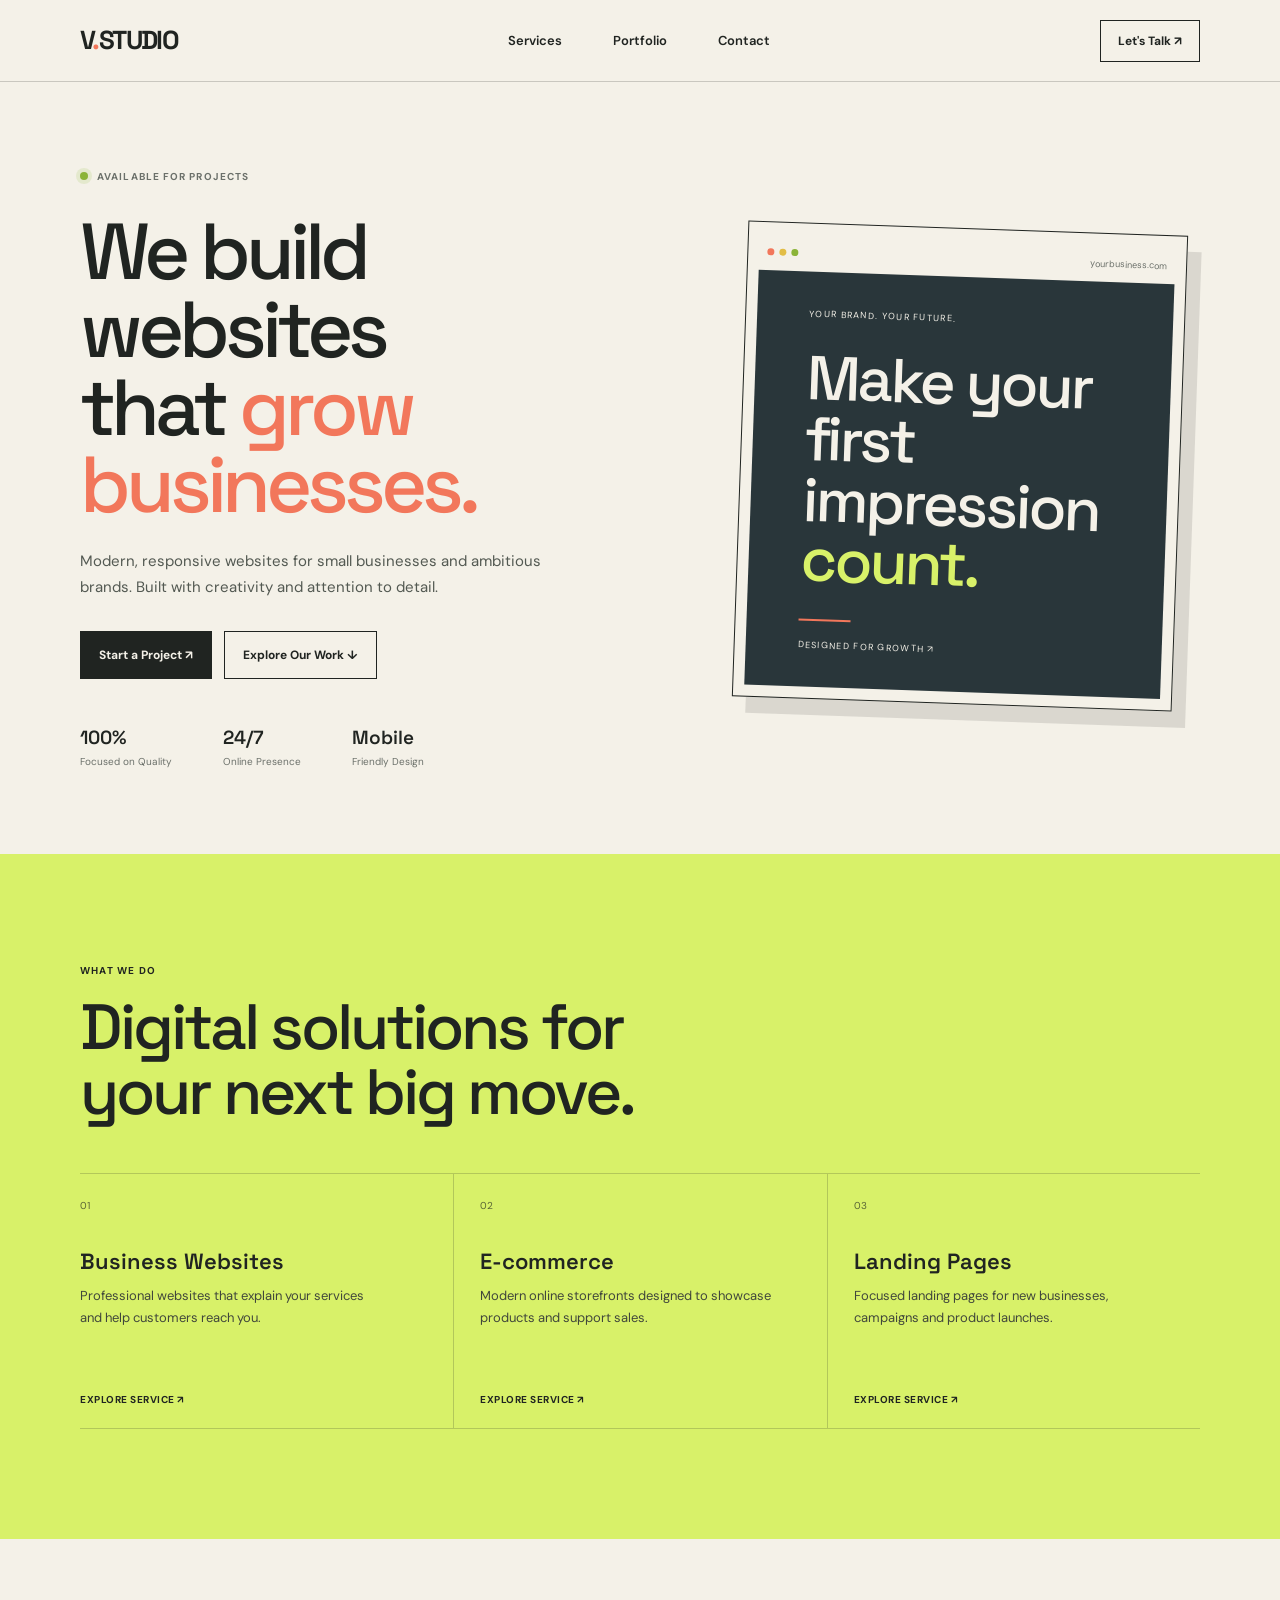
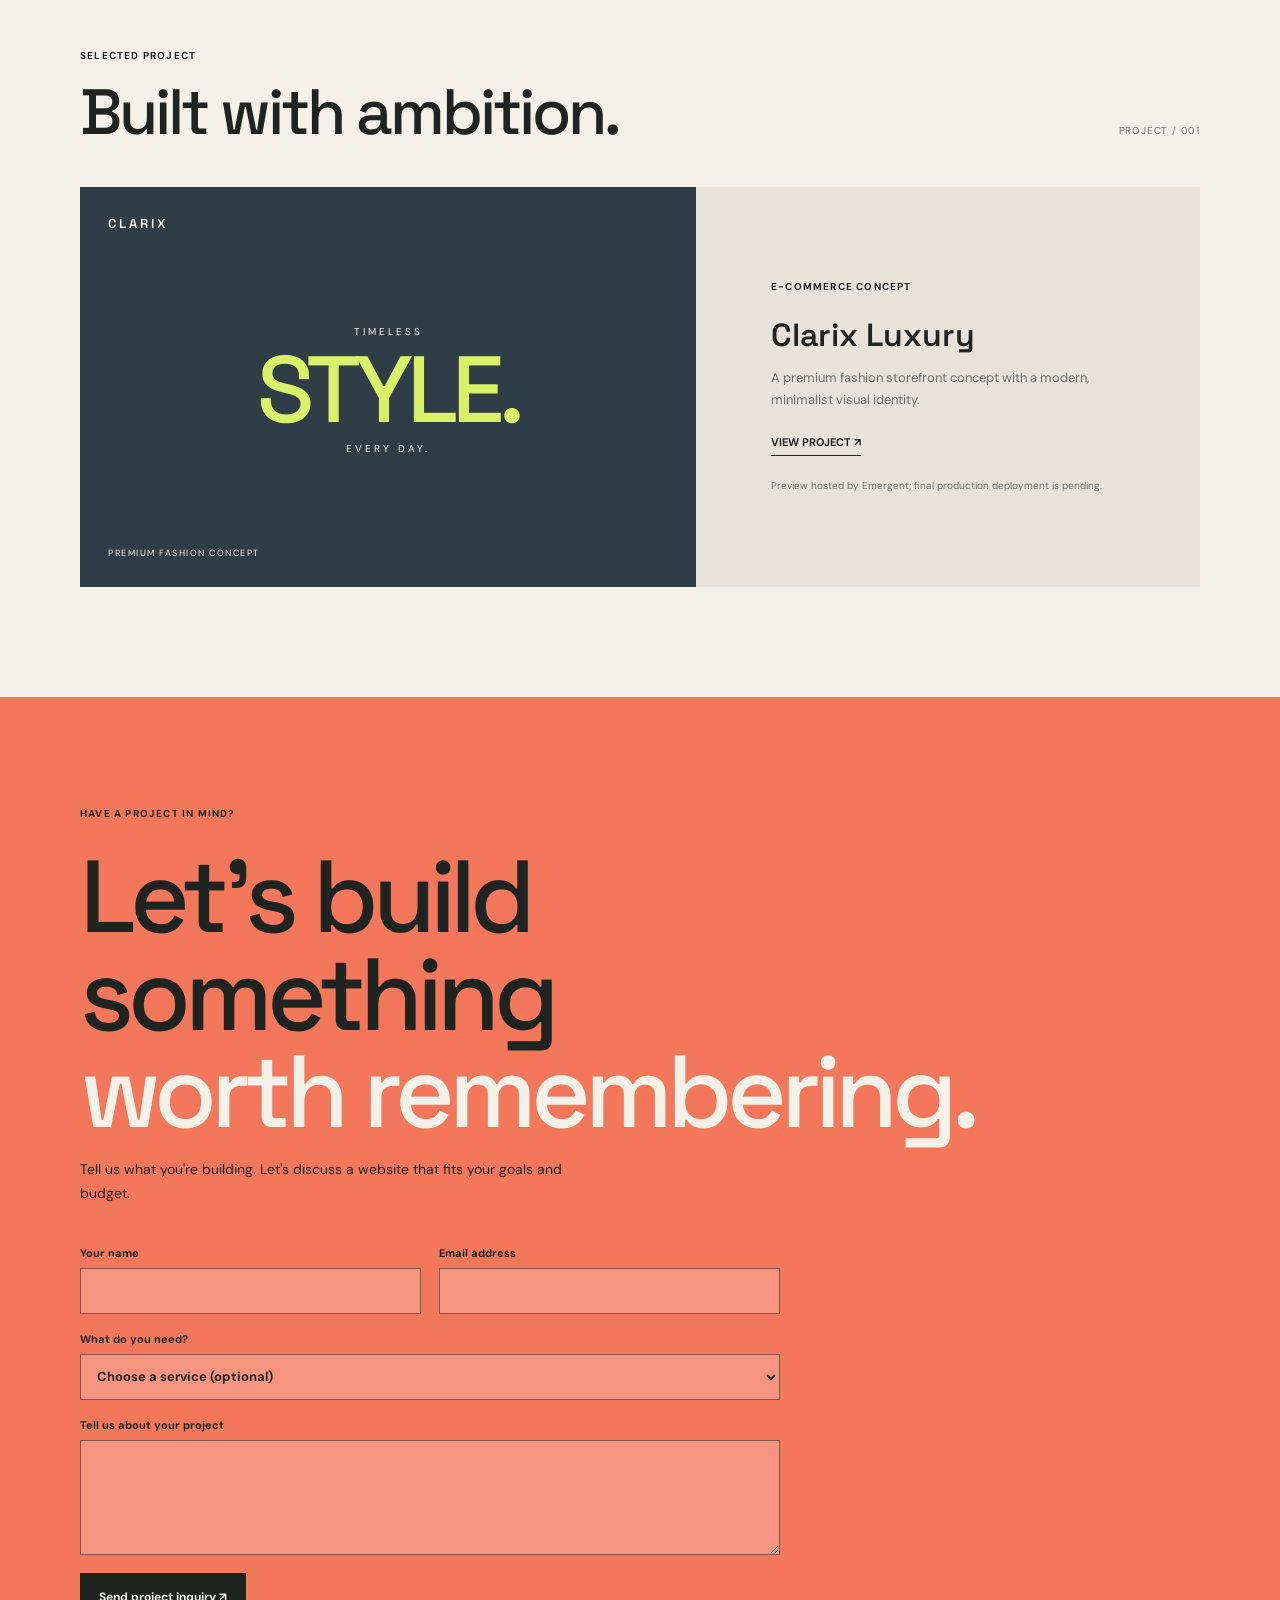
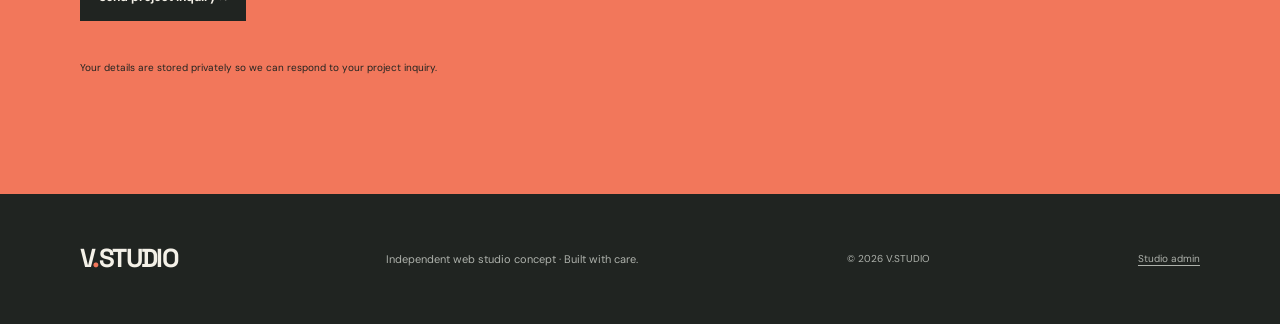
<file: index.html>
<!DOCTYPE html>

<html lang="en">
<head>
    <meta charset="UTF-8">
    <meta name="viewport" content="width=device-width, initial-scale=1.0">
    <meta name="description" content="Modern websites for small businesses, creators and growing brands.">
    <title>Vedant Web Studio | Websites That Grow Businesses</title>

<link rel="preconnect" href="https://fonts.googleapis.com">
<link rel="preconnect" href="https://fonts.gstatic.com" crossorigin>
<link href="https://fonts.googleapis.com/css2?family=DM+Sans:wght@400;500;600;700&family=Space+Grotesk:wght@400;500;600;700&display=swap" rel="stylesheet">
<link rel="stylesheet" href="style.css?v=2">
</head>
<body>

<header class="navbar" id="top">
    <a href="#top" class="logo" aria-label="V. Studio home">V<span>.</span>STUDIO</a>

    <nav class="primary-nav" id="primary-navigation" aria-label="Main navigation">
        <a href="#services">Services</a>
        <a href="#work">Portfolio</a>
        <a href="#contact">Contact</a>
    </nav>

    <a href="#contact" class="nav-button">Let's Talk ↗</a>
    <button class="menu-toggle" type="button" aria-controls="primary-navigation" aria-expanded="false" aria-label="Open menu">
        <span></span><span></span>
    </button>
</header>

<main>
    <section class="hero">
        <div class="hero-content">
            <div class="badge">
                <span class="status-dot"></span>
                AVAILABLE FOR PROJECTS
            </div>

            <h1>We build websites<br>that <span>grow businesses.</span></h1>

            <p>
                Modern, responsive websites for small businesses and
                ambitious brands. Built with creativity and attention to detail.
            </p>

            <div class="hero-buttons">
                <a href="#contact" class="primary-button">Start a Project ↗</a>
                <a href="#work" class="secondary-button">Explore Our Work ↓</a>
            </div>

            <div class="stats">
                <div>
                    <strong>100%</strong>
                    <small>Focused on Quality</small>
                </div>
                <div>
                    <strong>24/7</strong>
                    <small>Online Presence</small>
                </div>
                <div>
                    <strong>Mobile</strong>
                    <small>Friendly Design</small>
                </div>
            </div>
        </div>

        <div class="hero-visual">
            <div class="visual-glow"></div>
            <div class="browser-card">
                <div class="browser-top">
                    <div class="browser-dots"><i></i><i></i><i></i></div>
                    <span>yourbusiness.com</span>
                </div>
                <div class="mockup">
                    <div class="mockup-label">YOUR BRAND. YOUR FUTURE.</div>
                    <h2>Make your<br>first impression<br><span>count.</span></h2>
                    <div class="mockup-line"></div>
                    <div class="mockup-footer">DESIGNED FOR GROWTH ↗</div>
                </div>
            </div>
        </div>
    </section>

    <section class="services section" id="services">
        <div class="section-heading">
            <span class="eyebrow">WHAT WE DO</span>
            <h2>Digital solutions for<br>your next big move.</h2>
        </div>

        <div class="service-grid">
            <article class="service-card">
                <span class="service-number">01</span>
                <h3>Business Websites</h3>
                <p>Professional websites that explain your services and help customers reach you.</p>
                <a href="#contact" class="service-link" data-service="Business Websites">EXPLORE SERVICE ↗</a>
            </article>

            <article class="service-card">
                <span class="service-number">02</span>
                <h3>E-commerce</h3>
                <p>Modern online storefronts designed to showcase products and support sales.</p>
                <a href="#contact" class="service-link" data-service="E-commerce">EXPLORE SERVICE ↗</a>
            </article>

            <article class="service-card">
                <span class="service-number">03</span>
                <h3>Landing Pages</h3>
                <p>Focused landing pages for new businesses, campaigns and product launches.</p>
                <a href="#contact" class="service-link" data-service="Landing Pages">EXPLORE SERVICE ↗</a>
            </article>
        </div>
    </section>

    <section class="work section" id="work">
        <div class="work-heading">
            <div>
                <span class="eyebrow">SELECTED PROJECT</span>
                <h2>Built with ambition.</h2>
            </div>
            <span class="project-count">PROJECT / 001</span>
        </div>

        <article class="project-card">
            <div class="project-preview">
                <span class="project-brand">CLARIX</span>
                <div class="project-fashion">
                    <span>TIMELESS</span>
                    <strong>STYLE.</strong>
                    <span>EVERY DAY.</span>
                </div>
                <span class="project-caption">PREMIUM FASHION CONCEPT</span>
            </div>

            <div class="project-details">
                <span class="eyebrow">E-COMMERCE CONCEPT</span>
                <h3>Clarix Luxury</h3>
                <p>A premium fashion storefront concept with a modern, minimalist visual identity.</p>
                <a href="https://clarix-luxury.preview.emergentagent.com/" target="_blank" rel="noopener noreferrer" class="text-link">VIEW PROJECT ↗</a>
                <small>Preview hosted by Emergent; final production deployment is pending.</small>
            </div>
        </article>
    </section>

    <section class="contact section" id="contact">
        <span class="eyebrow">HAVE A PROJECT IN MIND?</span>
        <h2>Let's build something<br><span>worth remembering.</span></h2>
        <p>Tell us what you're building. Let's discuss a website that fits your goals and budget.</p>

        <form class="contact-form" id="contact-form">
            <div class="form-row">
                <label>
                    Your name
                    <input type="text" name="name" autocomplete="name" maxlength="100" required>
                </label>
                <label>
                    Email address
                    <input type="email" name="email" autocomplete="email" maxlength="254" required>
                </label>
            </div>
            <label>
                What do you need?
                <select name="service" id="service">
                    <option value="">Choose a service (optional)</option>
                    <option value="Business Websites">Business Websites</option>
                    <option value="E-commerce">E-commerce</option>
                    <option value="Landing Pages">Landing Pages</option>
                    <option value="Something else">Something else</option>
                </select>
            </label>
            <label>
                Tell us about your project
                <textarea name="message" rows="4" maxlength="2000" required></textarea>
            </label>
            <label class="honeypot" aria-hidden="true" tabindex="-1">
                Leave this field empty
                <input type="text" name="company" autocomplete="off" tabindex="-1">
            </label>
            <button class="primary-button" type="submit">Send project inquiry ↗</button>
            <p class="form-status" id="form-status" role="status" aria-live="polite"></p>
            <p class="privacy-note">Your details are stored privately so we can respond to your project inquiry.</p>
        </form>
    </section>
</main>

<footer class="footer">
    <a href="#top" class="logo" aria-label="Back to top">V<span>.</span>STUDIO</a>
    <p>Independent web studio concept · Built with care.</p>
    <span>© <span id="year"></span> V.STUDIO</span>
    <a class="admin-link" href="/admin">Studio admin</a>
</footer>

<script src="script.js"></script>
</body>
</html>
</file>
<file: style.css>
:root {
    color-scheme: light;
    --paper: #f4f1e8;
    --ink: #202421;
    --muted: #6b706a;
    --lime: #d8f169;
    --coral: #f2775b;
    --line: rgba(32, 36, 33, .2);
    --display: "Space Grotesk", sans-serif;
    --body: "DM Sans", sans-serif;
}

* { box-sizing: border-box; }
html { scroll-behavior: smooth; scroll-padding-top: 90px; }
body { margin: 0; background: var(--paper); color: var(--ink); font-family: var(--body); -webkit-font-smoothing: antialiased; }
a { color: inherit; text-decoration: none; }
button, input, select, textarea { font: inherit; }
a:focus-visible, button:focus-visible, input:focus-visible, select:focus-visible, textarea:focus-visible { outline: 3px solid #596e20; outline-offset: 4px; }

.navbar { min-height: 82px; padding: 0 max(6.25vw, 24px); display: flex; align-items: center; justify-content: space-between; border-bottom: 1px solid var(--line); position: relative; z-index: 5; }
.logo { font: 700 26px/.9 var(--display); letter-spacing: -1.6px; white-space: nowrap; }
.logo span { color: var(--coral); }
.primary-nav { display: flex; align-items: center; gap: clamp(24px, 4vw, 58px); font-size: 13px; font-weight: 600; }
.primary-nav a, .footer p, .service-link { transition: opacity .2s ease; }
.primary-nav a:hover, .service-link:hover { opacity: .58; }
.nav-button { padding: 12px 17px; border: 1px solid var(--ink); font-size: 12px; font-weight: 700; transition: background .2s, color .2s; }
.nav-button:hover { background: var(--ink); color: var(--paper); }
.menu-toggle { display: none; }

.hero { min-height: 650px; padding: 82px max(6.25vw, 24px) 86px; display: grid; grid-template-columns: 1.08fr .92fr; gap: 6vw; align-items: center; }
.hero-content { max-width: 680px; }
.hero-content, .hero-visual { animation: hero-enter .7s cubic-bezier(.2,.7,.2,1) both; }
.hero-visual { animation-delay: .12s; }
.badge { display: inline-flex; align-items: center; color: var(--muted); font-size: 10px; font-weight: 700; letter-spacing: 1.1px; }
.status-dot { width: 8px; height: 8px; margin-right: 9px; border-radius: 50%; background: #8bb438; box-shadow: 0 0 0 4px rgba(139,184,56,.15); }
.hero h1 { margin: 28px 0 24px; font: 500 clamp(52px, 6.2vw, 88px)/.98 var(--display); letter-spacing: -5px; }
.hero h1 span { color: var(--coral); }
.hero-content > p { max-width: 470px; margin: 0; color: #535952; font-size: 15px; line-height: 1.75; }
.hero-buttons { display: flex; flex-wrap: wrap; gap: 12px; margin-top: 30px; }
.primary-button, .secondary-button { min-height: 48px; padding: 14px 18px; display: inline-flex; align-items: center; justify-content: center; border: 1px solid var(--ink); font-size: 12px; font-weight: 700; cursor: pointer; transition: background .2s, color .2s, transform .2s; }
.primary-button { background: var(--ink); color: var(--paper); }
.primary-button:hover { background: transparent; color: var(--ink); transform: translateY(-2px); }
.secondary-button:hover { background: var(--lime); transform: translateY(-2px); }
.stats { display: flex; gap: clamp(22px, 4vw, 52px); margin-top: 46px; }
.stats > div { display: grid; gap: 5px; }
.stats strong { font: 600 19px var(--display); }
.stats small { color: var(--muted); font-size: 10px; }
.hero-visual { position: relative; display: grid; place-items: center; min-height: 390px; }
.visual-glow { position: absolute; width: 78%; aspect-ratio: 1; border-radius: 50%; background: var(--lime); filter: blur(1px); }
.browser-card { position: relative; width: min(100%, 440px); padding: 11px; border: 1px solid var(--ink); background: var(--paper); box-shadow: 14px 16px 0 rgba(32,36,33,.12); transform: rotate(2deg); }
.browser-card { animation: float-card 6s ease-in-out 1s infinite; }
.browser-top { height: 37px; display: flex; align-items: center; justify-content: space-between; padding: 0 8px; color: var(--muted); font-size: 9px; }
.browser-dots { display: flex; gap: 5px; }
.browser-dots i { width: 7px; height: 7px; border-radius: 50%; background: var(--coral); }
.browser-dots i:nth-child(2) { background: #e2bd45; }
.browser-dots i:nth-child(3) { background: #8bb438; }
.mockup { min-height: 320px; padding: 36px clamp(24px, 5vw, 52px); display: flex; flex-direction: column; justify-content: center; background: #29363a; color: var(--paper); }
.mockup-label, .mockup-footer { font-size: 9px; letter-spacing: 1.3px; }
.mockup h2 { margin: 28px 0; font: 500 clamp(40px, 5vw, 62px)/.98 var(--display); letter-spacing: -3px; }
.mockup h2 span { color: var(--lime); }
.mockup-line { width: 52px; height: 2px; margin-bottom: 18px; background: var(--coral); }

.section { padding: 110px max(6.25vw, 24px); }
.services { background: var(--lime); }
.section-heading { max-width: 700px; margin-bottom: 48px; }
.eyebrow { display: block; margin: 0; text-transform: uppercase; font-size: 10px; letter-spacing: 1.2px; font-weight: 700; }
.section-heading h2, .work-heading h2 { margin: 18px 0 0; font: 500 clamp(38px, 5vw, 66px)/1.02 var(--display); letter-spacing: -3px; }
.service-grid { display: grid; grid-template-columns: repeat(3, 1fr); border-top: 1px solid var(--line); }
.service-card { min-height: 255px; padding: 25px 24px 22px 0; display: flex; flex-direction: column; align-items: flex-start; border-bottom: 1px solid var(--line); }
.service-card, .project-card { animation: rise-in .6s both; }
.service-card + .service-card { padding-left: 26px; border-left: 1px solid var(--line); }
.service-number { color: #586435; font-size: 10px; }
.service-card h3 { margin: 35px 0 10px; font: 600 22px var(--display); }
.service-card p { max-width: 300px; margin: 0; color: #41473b; font-size: 13px; line-height: 1.7; }
.service-link { margin-top: auto; padding-top: 24px; font-size: 10px; font-weight: 700; letter-spacing: .5px; }

.work { background: var(--paper); }
.work-heading { display: flex; align-items: end; justify-content: space-between; margin-bottom: 42px; }
.project-count { padding-bottom: 8px; color: var(--muted); font-size: 10px; letter-spacing: .8px; }
.project-card { display: grid; grid-template-columns: 1.1fr .9fr; min-height: 400px; background: #e7e3d9; }
.project-card { animation-delay: .12s; }
.project-preview { min-height: 400px; padding: 28px; display: flex; flex-direction: column; justify-content: space-between; background: #303d46; color: #f7f4ed; }
.project-brand { font: 600 13px var(--display); letter-spacing: 3px; }
.project-fashion { align-self: center; display: grid; justify-items: center; gap: 7px; font-size: 10px; letter-spacing: 3px; }
.project-fashion strong { color: var(--lime); font: 500 clamp(54px, 8vw, 94px)/.95 var(--display); letter-spacing: -6px; }
.project-caption { font-size: 9px; letter-spacing: 1.5px; }
.project-details { padding: clamp(30px, 6vw, 75px); display: flex; flex-direction: column; align-items: flex-start; justify-content: center; }
.project-details h3 { margin: 22px 0 12px; font: 600 32px var(--display); }
.project-details p { max-width: 380px; margin: 0 0 24px; color: var(--muted); font-size: 13px; line-height: 1.7; }
.text-link { display: inline-flex; padding-bottom: 6px; border-bottom: 1px solid var(--ink); font-size: 11px; font-weight: 700; }
.project-details small { margin-top: 22px; color: var(--muted); font-size: 10px; line-height: 1.6; }

.contact { background: var(--coral); }
.contact > h2 { max-width: 900px; margin: 28px 0 18px; font: 500 clamp(50px, 8vw, 104px)/.95 var(--display); letter-spacing: -6px; }
.contact > h2 span { color: var(--paper); }
.contact > p { max-width: 520px; margin: 0; font-size: 14px; line-height: 1.7; }
.contact-form { max-width: 700px; margin-top: 40px; display: grid; gap: 18px; }
.form-row { display: grid; grid-template-columns: 1fr 1fr; gap: 18px; }
.contact-form label { display: grid; gap: 8px; font-size: 11px; font-weight: 700; }
.contact-form input, .contact-form select, .contact-form textarea { width: 100%; min-height: 46px; padding: 12px; border: 1px solid rgba(32,36,33,.55); border-radius: 0; background: rgba(255,255,255,.22); color: var(--ink); font-size: 13px; }
.contact-form textarea { min-height: 115px; resize: vertical; }
.contact-form input::placeholder, .contact-form textarea::placeholder { color: #535952; }
.contact-form .primary-button { justify-self: start; }
.contact-form .primary-button:disabled { opacity: .65; cursor: wait; transform: none; }
.form-status { min-height: 1.5em; margin: 0; font-size: 12px; font-weight: 600; }
.form-status.is-error { color: #591b12; }
.form-status.is-success { color: #203d12; }
.privacy-note { margin-top: -14px !important; font-size: 10px !important; }
.honeypot { position: absolute !important; left: -10000px !important; width: 1px !important; height: 1px !important; overflow: hidden !important; }

.footer { min-height: 130px; padding: 28px max(6.25vw, 24px); display: flex; flex-wrap: wrap; align-items: center; justify-content: space-between; gap: 20px; background: var(--ink); color: var(--paper); }
.footer p { margin: 0; color: #aeb2ac; font-size: 11px; }
.footer > span { color: #aeb2ac; font-size: 10px; }
.admin-link { color: #aeb2ac; font-size: 10px; text-decoration: underline; text-underline-offset: 3px; }

@keyframes hero-enter { from { opacity: 0; transform: translateY(16px); } to { opacity: 1; transform: translateY(0); } }
@keyframes rise-in { from { opacity: .6; transform: translateY(12px); } to { opacity: 1; transform: translateY(0); } }
@keyframes float-card { 0%, 100% { translate: 0 0; } 50% { translate: 0 -8px; } }

@media (max-width: 850px) {
    .hero { grid-template-columns: 1fr .85fr; gap: 3vw; }
    .hero h1 { letter-spacing: -3.5px; }
    .mockup { min-height: 280px; }
    .service-grid { grid-template-columns: 1fr; }
    .service-card, .service-card + .service-card { min-height: 210px; padding: 22px 0; border-left: 0; }
    .service-card h3 { margin-top: 25px; }
    .project-card { grid-template-columns: 1fr 1fr; }
}

@media (max-width: 640px) {
    html { scroll-padding-top: 72px; }
    .navbar { min-height: 70px; }
    .nav-button { margin-left: auto; margin-right: 12px; padding: 10px 12px; font-size: 11px; }
    .menu-toggle { width: 40px; height: 40px; display: grid; align-content: center; gap: 6px; padding: 10px; border: 1px solid var(--line); border-radius: 50%; background: transparent; cursor: pointer; }
    .menu-toggle span { width: 100%; height: 1px; background: var(--ink); transition: transform .2s; }
    .menu-toggle[aria-expanded="true"] span:first-child { transform: translateY(3.5px) rotate(45deg); }
    .menu-toggle[aria-expanded="true"] span:last-child { transform: translateY(-3.5px) rotate(-45deg); }
    .primary-nav { position: absolute; top: 69px; right: 0; left: 0; display: none; padding: 16px 24px 22px; flex-direction: column; align-items: stretch; gap: 0; border-bottom: 1px solid var(--line); background: var(--paper); }
    .primary-nav.is-open { display: flex; }
    .primary-nav a { padding: 13px 0; }
    .hero { min-height: 0; padding-top: 64px; padding-bottom: 65px; grid-template-columns: 1fr; }
    .hero h1 { font-size: clamp(49px, 12vw, 72px); }
    .stats { gap: 22px; }
    .stats small { max-width: 88px; line-height: 1.5; }
    .hero-visual { min-height: 320px; margin-top: 18px; }
    .mockup { min-height: 260px; }
    .section { padding-top: 78px; padding-bottom: 82px; }
    .section-heading h2, .work-heading h2 { letter-spacing: -2px; }
    .work-heading { align-items: flex-start; gap: 16px; }
    .project-count { padding-top: 8px; text-align: right; }
    .project-card { grid-template-columns: 1fr; }
    .project-preview { min-height: 300px; }
    .project-details { min-height: 310px; padding: 32px 26px; }
    .contact > h2 { font-size: clamp(40px, 11vw, 66px); letter-spacing: -2.5px; }
    .form-row { grid-template-columns: 1fr; }
    .footer { align-items: flex-start; flex-direction: column; gap: 14px; }
}

@media (prefers-reduced-motion: reduce) {
    *, *::before, *::after { scroll-behavior: auto !important; transition-duration: .01ms !important; animation-duration: .01ms !important; animation-iteration-count: 1 !important; }
}
</file>
